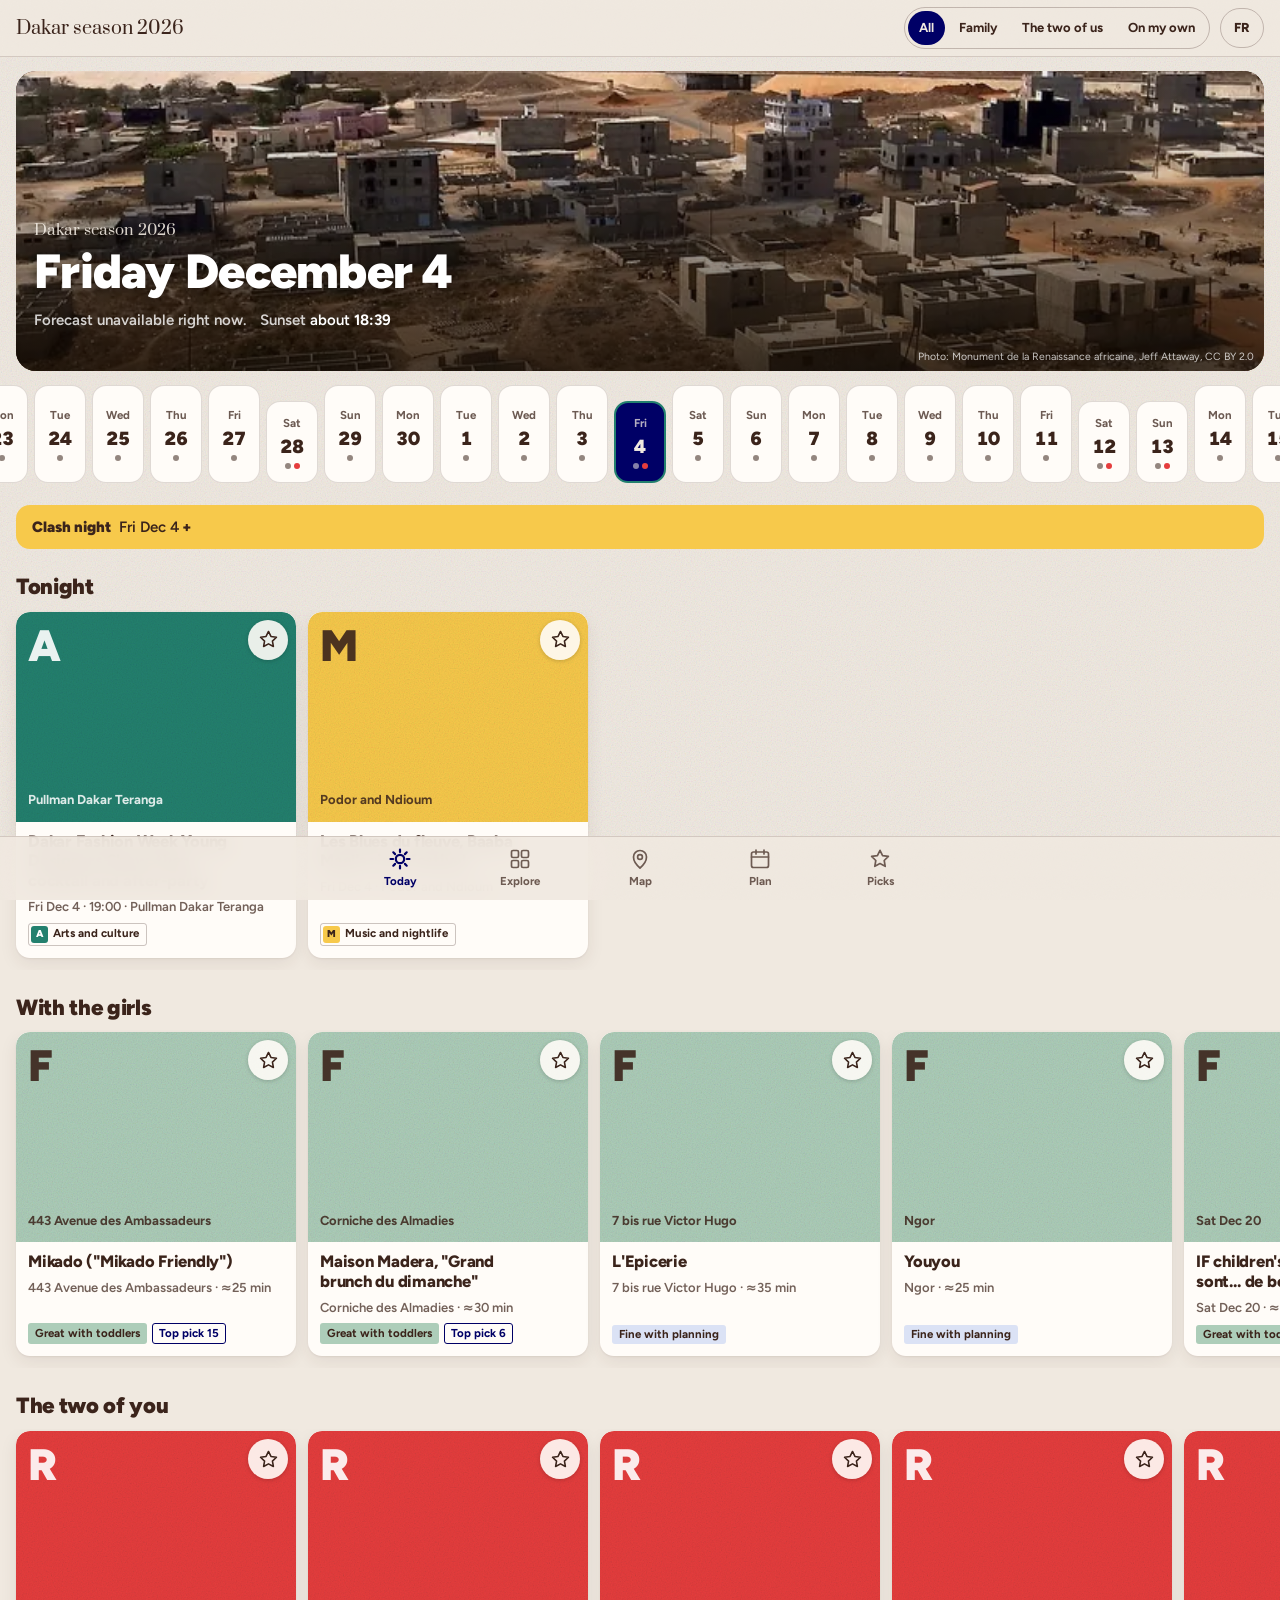
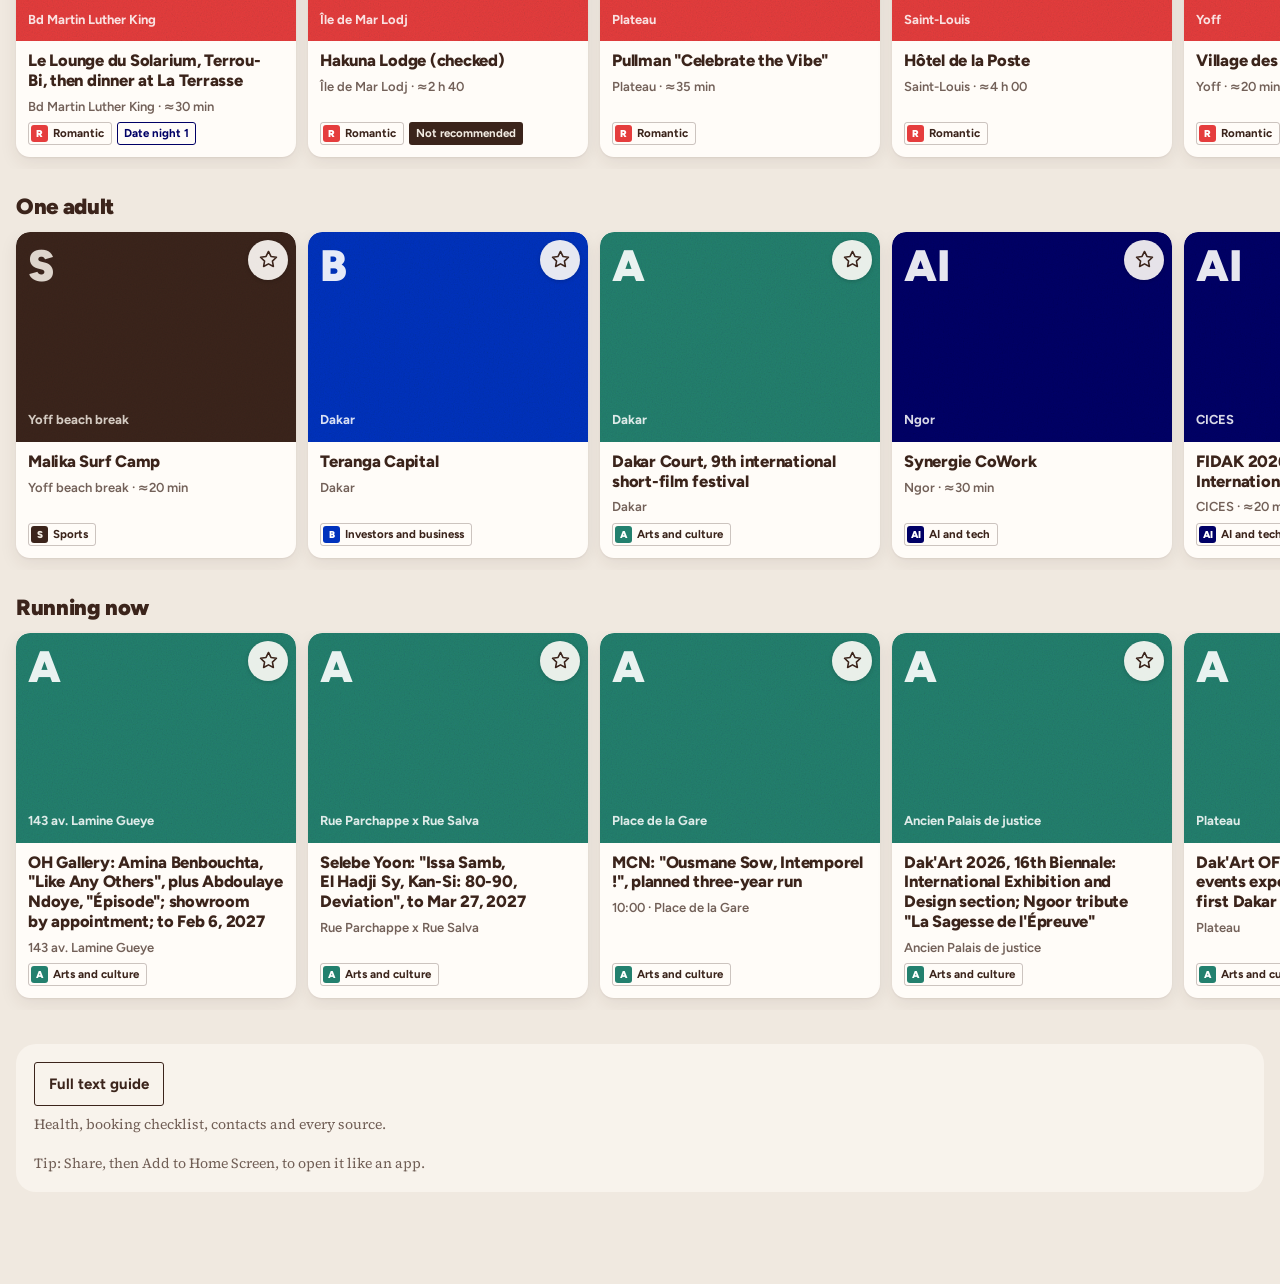
<file: index.html>
<!doctype html>
<html lang="en">
<head>
<meta charset="utf-8">
<meta name="viewport" content="width=device-width, initial-scale=1, viewport-fit=cover">
<meta name="robots" content="noindex, nofollow, noarchive">
<meta name="referrer" content="no-referrer">
<meta name="theme-color" content="#F0E9E0" media="(prefers-color-scheme: light)">
<meta name="theme-color" content="#251704" media="(prefers-color-scheme: dark)">
<meta name="mobile-web-app-capable" content="yes">
<meta name="apple-mobile-web-app-title" content="Dakar 2026">
<title>Dakar season 2026</title>
<link rel="manifest" href="manifest.webmanifest">
<link rel="icon" type="image/png" href="icon-192.png">
<link rel="apple-touch-icon" href="icon-192.png">
<link rel="preconnect" href="https://fonts.googleapis.com">
<link rel="preconnect" href="https://fonts.gstatic.com" crossorigin>
<link rel="preload" as="style" href="https://fonts.googleapis.com/css2?family=Figtree:wght@500;600;700;800;900&family=Prata&family=Source+Serif+4:ital,opsz,wght@0,8..60,400;0,8..60,600;1,8..60,400&display=swap" onload="this.onload=null;this.rel='stylesheet'">
<noscript><link rel="stylesheet" href="https://fonts.googleapis.com/css2?family=Figtree:wght@500;600;700;800;900&family=Prata&family=Source+Serif+4:ital,opsz,wght@0,8..60,400;0,8..60,600;1,8..60,400&display=swap"></noscript>
<link rel="stylesheet" href="styles.css">
<link rel="modulepreload" href="app.js">
<link rel="preload" href="data.json" as="fetch" crossorigin="anonymous">
<script>(function(){try{var H=["img/monument.webp", "img/goree.webp", "img/ngor.webp", "img/lac-rose.webp", "img/saint-louis.webp"],s=Date.parse('2026-11-14'),e=Date.parse('2027-01-02'),m=location.hash.match(/#\/today\/(\d{4}-\d{2}-\d{2})/),t=Date.parse(m?m[1]:new Date().toISOString().slice(0,10));if(!H.length)return;if(t<s)t=s;if(t>e)t=e;var l=document.createElement('link');l.rel='preload';l.as='image';l.href=H[Math.round((t-s)/864e5)%H.length];l.setAttribute('fetchpriority','high');document.head.appendChild(l);}catch(_){}})();</script>
</head>
<body>
<div class="page">
  <header class="top">
    <div class="top-in">
      <a class="mark" id="mark" href="#/today">Dakar season 2026</a>
      <div class="aud" id="aud" role="group"></div>
      <button type="button" class="lang" id="lang">FR</button>
    </div>
  </header>
  <main id="view" class="view" tabindex="-1">
    <div class="boot"><p class="boot-t">Dakar season 2026</p><div class="boot-bar"></div></div>
  </main>
  <nav class="tabs" id="tabs" aria-label="Sections"></nav>
</div>
<div class="sheet-wrap" id="sheet" hidden>
  <div class="scrim" data-close></div>
  <section class="sheet" role="dialog" aria-modal="true" aria-labelledby="sheet-title">
    <div class="grab" aria-hidden="true"><span></span></div>
    <button type="button" class="x" data-close aria-label="Close">×</button>
    <div id="sheet-body"></div>
  </section>
</div>
<div class="toast" id="toast" role="status" aria-live="polite"></div>
<noscript><p style="padding:24px">This guide needs JavaScript. The full text version is at <a href="v2/">the main guide</a>.</p></noscript>
<script type="module" src="app.js"></script>
</body>
</html>
</file>
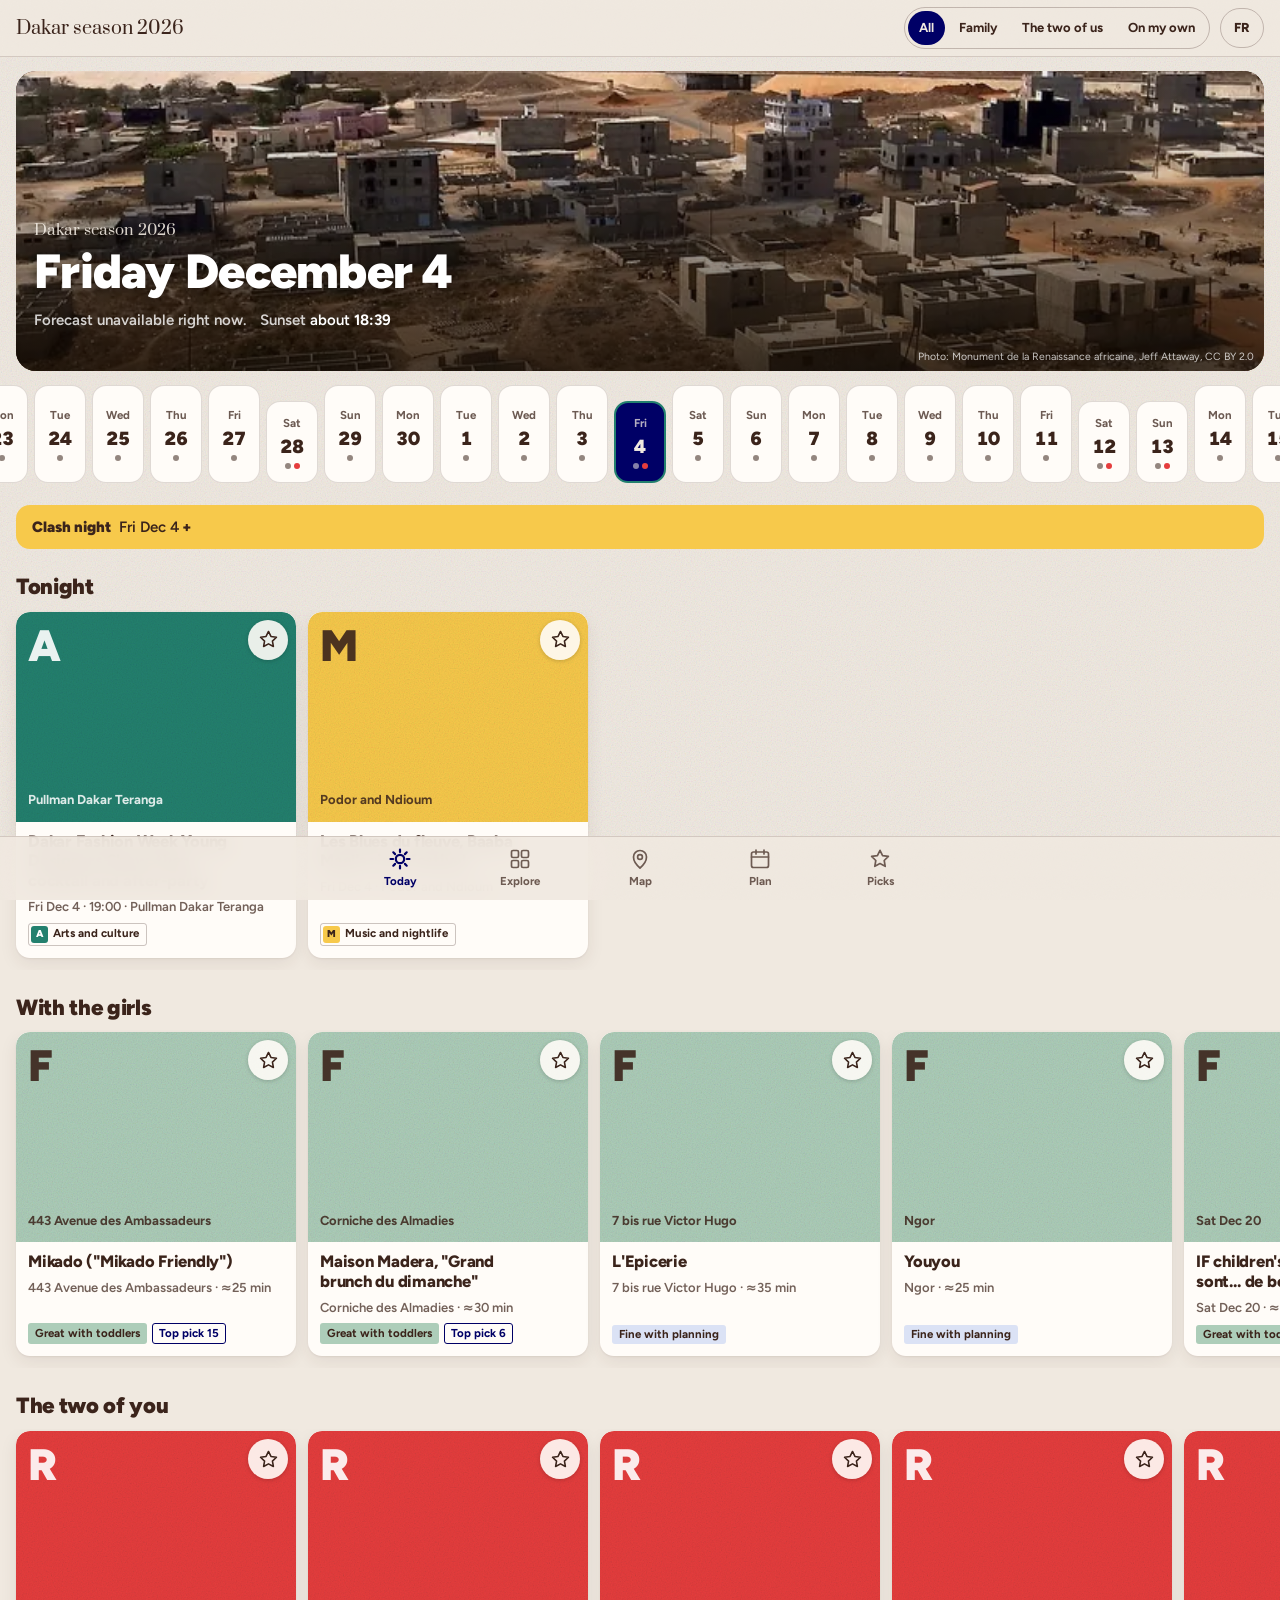
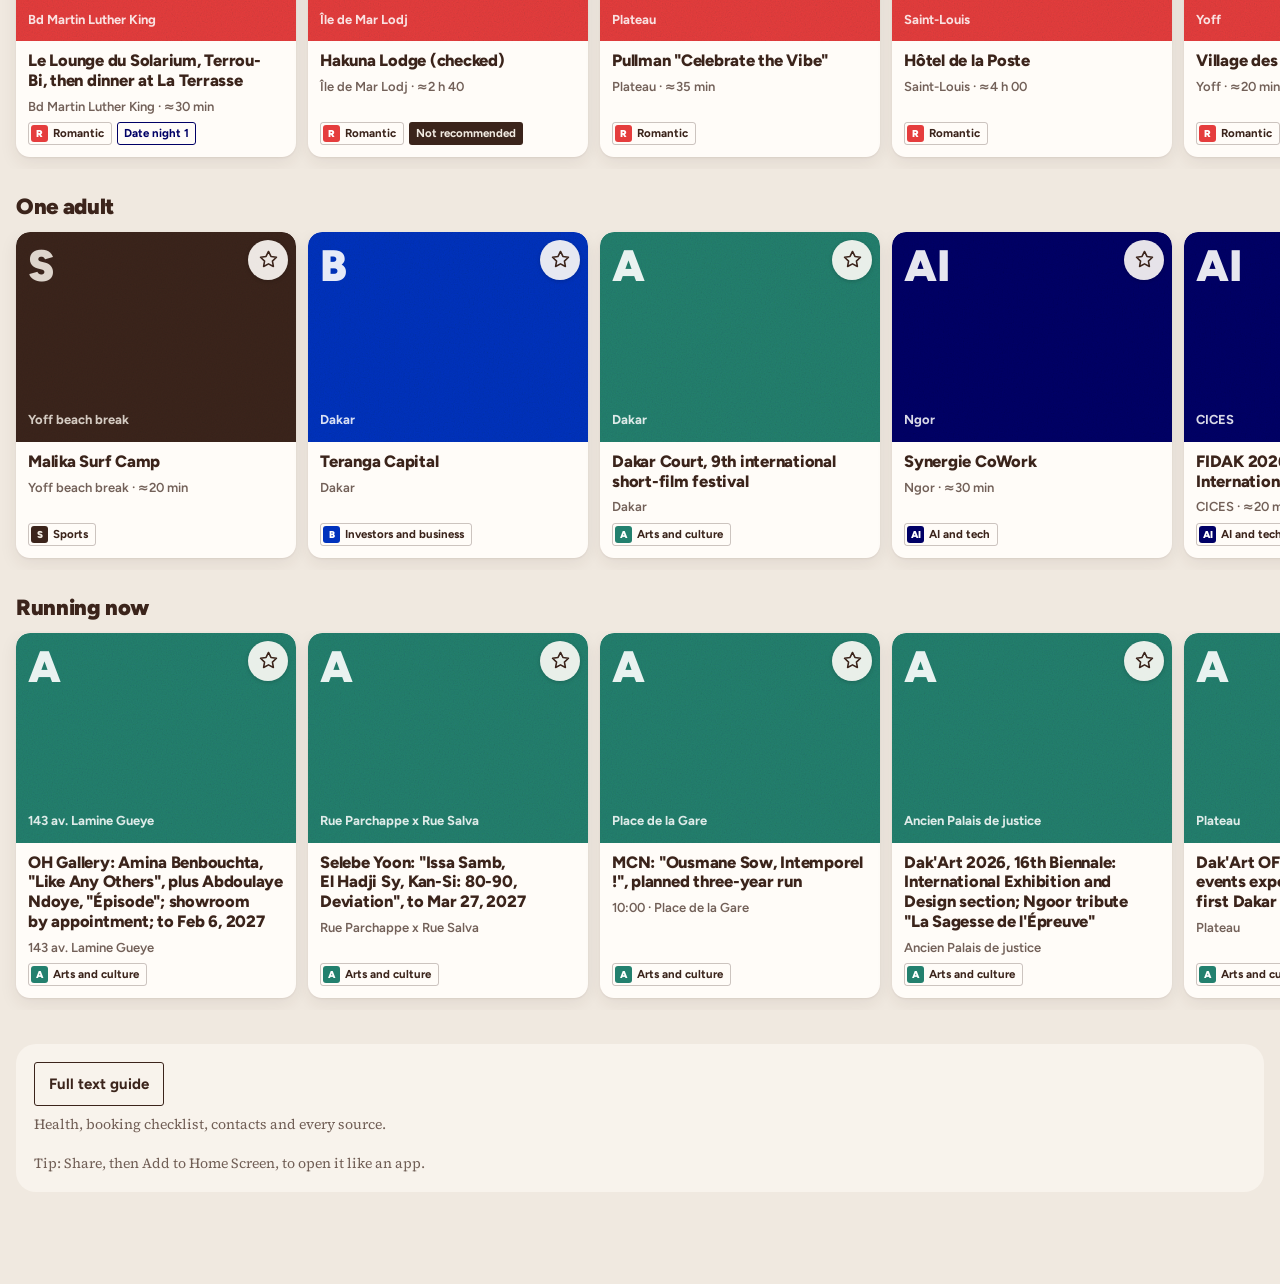
<file: v3/index.html>
<!doctype html>
<html lang="en">
<head>
<meta charset="utf-8">
<meta name="robots" content="noindex, nofollow, noarchive">
<meta name="referrer" content="no-referrer">
<meta name="viewport" content="width=device-width, initial-scale=1">
<title>Dakar season 2026</title>
<meta http-equiv="refresh" content="0; url=../">
<script>location.replace("../" + location.hash);</script>
</head>
<body style="margin:0;padding:16px;background:#F0E9E0;color:#3B241B;font-family:system-ui,sans-serif">
<p>The guide moved to <a href="../" style="color:#000066">the main link</a>.</p>
</body>
</html>
</file>
<file: styles.css>
/* Dakar season 2026, v3. Goodee True palette (tokens from the v2 page), app layout. */
:root {
  --sand: #F0E9E0; --brown: #3B241B; --indigo: #000066; --teal: #23806E; --yellow: #F7C94B;
  --sage: #ADCDB9; --peri: #DBE2F5; --blush: #F3CDC9; --white: #FFFFFF; --blue: #0032BD; --red: #E53D3D;
  --ground: var(--sand); --text: var(--brown); --t-accent: var(--indigo); --t-on-accent: var(--sand);
  --panel: #F8F3EC; --card: #FFFCF8; --field-bg: #FFFCF8;
  --dark-panel: var(--brown); --on-dark: var(--sand); --band-yellow: var(--yellow); --on-yellow: var(--brown);
  --trio-ink: var(--brown); --sea: #DCD7DD; --land: #FBF8F3; --nb: #E7DFD4;
  --t-blend: multiply; --t-op: .22; --bar-bg: color-mix(in srgb, var(--ground) 92%, transparent);
  --c-ai: var(--indigo); --c-ai-ink: var(--white);
  --c-biz: var(--blue); --c-biz-ink: var(--white);
  --c-music: var(--yellow); --c-music-ink: var(--brown);
  --c-arts: var(--teal); --c-arts-ink: var(--white);
  --c-sports: var(--brown); --c-sports-ink: var(--sand);
  --c-rom: var(--red); --c-rom-ink: var(--white);
  --c-fam: var(--sage); --c-fam-ink: var(--brown);
  --accent: var(--t-accent); --on-accent: var(--t-on-accent);
  --grain-blend: var(--t-blend); --grain-op: var(--t-op);
  --link: var(--accent); --ring: var(--accent);
  --hair: color-mix(in srgb, currentColor 16%, transparent);
  --hair-strong: color-mix(in srgb, currentColor 26%, transparent);
  --muted: color-mix(in srgb, currentColor 72%, transparent);
  --shadow: 0 1px 2px rgb(59 36 27 / .08), 0 6px 18px rgb(59 36 27 / .08);
  --r-lg: 20px; --r-md: 14px; --r-sm: 3px;
  --f-display: "Figtree", ui-sans-serif, system-ui, sans-serif;
  --f-body: "Source Serif 4", Georgia, "Times New Roman", serif;
  --f-mark: "Prata", Georgia, serif;
  --ease: cubic-bezier(.4, 0, .32, 1);
  --top-h: 56px; --tabs-h: 64px;
  --sl: max(16px, env(safe-area-inset-left, 0px)); --sr: max(16px, env(safe-area-inset-right, 0px));
  --noise: url("data:image/svg+xml,%3Csvg xmlns='http://www.w3.org/2000/svg' width='240' height='240'%3E%3Cfilter id='n'%3E%3CfeTurbulence type='fractalNoise' baseFrequency='0.8' numOctaves='4' stitchTiles='stitch'/%3E%3C/filter%3E%3Crect width='100%25' height='100%25' filter='url(%23n)'/%3E%3C/svg%3E");
  color-scheme: light;
}
@media (prefers-color-scheme: dark) {
  :root:not([data-theme="light"]) {
    --ground: #251704; --text: var(--sand); --t-accent: var(--yellow); --t-on-accent: var(--brown);
    --panel: #3B241B; --card: #301D0F; --field-bg: #2E1C0E; --dark-panel: #4B3125;
    --band-yellow: #EDBF45; --sea: #1A1003; --land: #3B241B; --nb: #2D1C0E; --t-blend: screen; --t-op: .09;
    --c-ai: #A7AEFF; --c-ai-ink: #160D02; --c-biz: #77A0FF; --c-biz-ink: #160D02;
    --c-arts: #55BBA5; --c-arts-ink: #160D02; --c-sports: #D8B9A4; --c-sports-ink: var(--brown);
    --c-rom: #F27979; --c-rom-ink: #160D02; --c-fam: #7FA88E; --c-fam-ink: #160D02;
    --shadow: 0 1px 2px rgb(0 0 0 / .3), 0 6px 18px rgb(0 0 0 / .25);
    color-scheme: dark;
  }
}
:root[data-theme="dark"] {
  --ground: #251704; --text: var(--sand); --t-accent: var(--yellow); --t-on-accent: var(--brown);
  --panel: #3B241B; --card: #301D0F; --field-bg: #2E1C0E; --dark-panel: #4B3125;
  --band-yellow: #EDBF45; --sea: #1A1003; --land: #3B241B; --nb: #2D1C0E; --t-blend: screen; --t-op: .09;
  --c-ai: #A7AEFF; --c-ai-ink: #160D02; --c-biz: #77A0FF; --c-biz-ink: #160D02;
  --c-arts: #55BBA5; --c-arts-ink: #160D02; --c-sports: #D8B9A4; --c-sports-ink: var(--brown);
  --c-rom: #F27979; --c-rom-ink: #160D02; --c-fam: #7FA88E; --c-fam-ink: #160D02;
  --shadow: 0 1px 2px rgb(0 0 0 / .3), 0 6px 18px rgb(0 0 0 / .25);
  color-scheme: dark;
}

/* ---------- Base ---------- */
* { box-sizing: border-box; }
html { -webkit-text-size-adjust: 100%; }
body { margin: 0; background: var(--ground); color: var(--text); font-family: var(--f-body); font-size: 16.5px; line-height: 1.5; overflow-wrap: break-word; -webkit-tap-highlight-color: transparent; }
body.sheet-on { overflow: hidden; }
[hidden] { display: none !important; }
a { color: var(--link); text-decoration-thickness: 1px; text-underline-offset: 2px; }
:focus-visible { outline: 2px solid var(--ring); outline-offset: 2px; }
h1, h2, h3 { font-family: var(--f-display); font-weight: 900; letter-spacing: -0.015em; line-height: 1.12; margin: 0; text-wrap: balance; }
p { margin: 0 0 .7em; }
p:last-child { margin-bottom: 0; }
button { font: inherit; color: inherit; }
.muted { color: var(--muted); }
.small { font-size: 14px; }
.sr { position: absolute; width: 1px; height: 1px; overflow: hidden; clip: rect(0 0 0 0); white-space: nowrap; }
.lbl { display: block; font-family: var(--f-display); font-weight: 700; font-size: 13.5px; margin: 0 0 6px; }
.page { min-height: 100vh; isolation: isolate; }
.page::before { content: ""; position: fixed; inset: 0; z-index: -1; pointer-events: none; background-image: var(--noise); opacity: var(--grain-op); mix-blend-mode: var(--grain-blend); }
.g-panel { background: var(--panel); border-radius: var(--r-lg); padding: 18px; }
.g-yellow { background: var(--band-yellow); color: var(--on-yellow); --link: var(--indigo); --accent: var(--indigo); --on-accent: var(--sand); }

/* Buttons and chips */
.btn, .btn-sm, .chip { font-family: var(--f-display); font-weight: 700; border-radius: var(--r-sm); cursor: pointer; background: none; color: inherit; border: 1.5px solid currentColor; line-height: 1.2; text-decoration: none; display: inline-flex; align-items: center; justify-content: center; gap: 7px; }
.btn { font-size: 15px; padding: 10px 14px; min-height: 44px; }
.btn svg { width: 18px; height: 18px; fill: none; stroke: currentColor; stroke-width: 1.8; stroke-linejoin: round; }
.btn[aria-pressed="true"] svg { fill: var(--yellow); stroke: var(--brown); }
.btn-solid { background: var(--accent); color: var(--on-accent); border-color: var(--accent); }
.btn-sm { font-size: 13.5px; padding: 6px 11px; min-height: 36px; }
.btn:hover, .btn-sm:hover { background: color-mix(in srgb, currentColor 8%, transparent); }
.btn-solid:hover { background: color-mix(in srgb, var(--accent) 88%, var(--text)); }
.chip { font-size: 14px; padding: 7px 12px; border-color: var(--hair-strong); min-height: 40px; white-space: nowrap; border-radius: 999px; }
.chip[aria-pressed="true"] { background: var(--accent); color: var(--on-accent); border-color: var(--accent); }
.chip .ct { font-weight: 600; opacity: .7; font-variant-numeric: tabular-nums; }
.chiprow { display: flex; gap: 8px; overflow-x: auto; scrollbar-width: none; padding: 2px var(--sr) 2px var(--sl); margin: 0 calc(-1 * var(--sr)) 0 calc(-1 * var(--sl)); scroll-padding-inline: var(--sl); }
.chiprow::-webkit-scrollbar { display: none; }
.actions { display: flex; flex-wrap: wrap; gap: 8px; margin-top: 12px; }
.txt { width: 100%; font: inherit; font-family: var(--f-display); font-weight: 600; padding: 10px 12px; min-height: 44px; border-radius: var(--r-sm); border: 1.5px solid var(--hair-strong); background: var(--field-bg); color: inherit; }

/* Badges, fit trio (semantic only) and category tags */
.b { display: inline-flex; align-items: center; font-family: var(--f-display); font-weight: 700; font-size: 11.5px; line-height: 1.15; padding: 3px 6px; border-radius: var(--r-sm); border: 1px solid var(--hair-strong); white-space: nowrap; }
.b-check { border-style: dashed; border-color: currentColor; }
.b-warn { background: var(--text); color: var(--ground); border-color: transparent; }
.b-top { border-color: var(--accent); color: var(--accent); }
.fitchip { display: inline-flex; align-items: center; font-family: var(--f-display); font-weight: 700; font-size: 11.5px; line-height: 1.15; padding: 3px 7px; border-radius: var(--r-sm); color: var(--trio-ink); white-space: nowrap; }
.fit-great { background: var(--sage); } .fit-fine { background: var(--peri); } .fit-skip { background: var(--blush); }
.fit-unrated { background: transparent; color: inherit; border: 1px dashed var(--hair-strong); }
.k-ai { --cbg: var(--c-ai); --cink: var(--c-ai-ink); } .k-biz { --cbg: var(--c-biz); --cink: var(--c-biz-ink); }
.k-music { --cbg: var(--c-music); --cink: var(--c-music-ink); } .k-arts { --cbg: var(--c-arts); --cink: var(--c-arts-ink); }
.k-sports { --cbg: var(--c-sports); --cink: var(--c-sports-ink); } .k-romantic { --cbg: var(--c-rom); --cink: var(--c-rom-ink); }
.k-family { --cbg: var(--c-fam); --cink: var(--c-fam-ink); }
.ctag { display: inline-flex; align-items: center; gap: 5px; font-family: var(--f-display); font-weight: 700; font-size: 11.5px; line-height: 1.15; padding: 2px 7px 2px 2px; border-radius: var(--r-sm); border: 1px solid var(--hair-strong); white-space: nowrap; }
.cg { display: inline-grid; place-items: center; min-width: 17px; height: 17px; padding: 0 3px; border-radius: var(--r-sm); font-weight: 900; font-size: 10px; background: var(--cbg); color: var(--cink); }
.chips { display: flex; flex-wrap: wrap; gap: 5px; }

/* ---------- Top bar ---------- */
.top { position: sticky; top: 0; z-index: 30; background: var(--bar-bg); -webkit-backdrop-filter: blur(10px); backdrop-filter: blur(10px); border-bottom: 1px solid var(--hair); padding-top: env(safe-area-inset-top, 0px); }
.top-in { display: flex; align-items: center; gap: 10px; min-height: var(--top-h); padding: 6px var(--sr) 6px var(--sl); max-width: 1280px; margin: 0 auto; }
.mark { font-family: var(--f-mark); font-size: 18px; color: inherit; text-decoration: none; white-space: nowrap; }
.aud { display: flex; gap: 3px; padding: 3px; border: 1px solid var(--hair-strong); border-radius: 999px; margin-left: auto; min-width: 0; }
.aud button { font-family: var(--f-display); font-weight: 700; font-size: 13px; border: 0; background: none; padding: 7px 11px; border-radius: 999px; cursor: pointer; white-space: nowrap; min-height: 34px; }
.aud button[aria-pressed="true"] { background: var(--accent); color: var(--on-accent); }
.lang { font-family: var(--f-display); font-weight: 800; font-size: 13px; min-width: 44px; min-height: 40px; border-radius: 999px; border: 1.5px solid var(--hair-strong); background: none; cursor: pointer; }
@media (max-width: 640px) {
  .top-in { flex-wrap: wrap; row-gap: 4px; }
  .mark { font-size: 16px; }
  .aud { order: 3; flex: 1 1 100%; margin-left: 0; }
  .aud button { flex: 1 1 0; padding: 7px 4px; font-size: 12.5px; min-width: 0; }
  .lang { margin-left: auto; }
}

/* ---------- Bottom tabs ---------- */
.tabs { position: fixed; z-index: 35; left: 0; right: 0; bottom: 0; display: flex; justify-content: center; background: var(--bar-bg); -webkit-backdrop-filter: blur(12px); backdrop-filter: blur(12px); border-top: 1px solid var(--hair); padding: 4px var(--sr) calc(4px + env(safe-area-inset-bottom, 0px)) var(--sl); }
.tab { flex: 1 1 0; max-width: 120px; display: flex; flex-direction: column; align-items: center; gap: 2px; padding: 6px 2px; min-height: 52px; color: inherit; text-decoration: none; font-family: var(--f-display); font-weight: 700; font-size: 11.5px; border-radius: 12px; opacity: .72; }
.tab svg { width: 24px; height: 24px; fill: none; stroke: currentColor; stroke-width: 1.7; stroke-linecap: round; stroke-linejoin: round; }
.tab[aria-current="page"] { opacity: 1; color: var(--accent); }
.tab[aria-current="page"] svg { stroke-width: 2.2; }
.view { display: block; outline: none; max-width: 1280px; margin: 0 auto; padding: 0 var(--sr) calc(var(--tabs-h) + 28px + env(safe-area-inset-bottom, 0px)) var(--sl); min-height: 60vh; }
.boot { padding: 80px 0; text-align: center; }
.boot-t { font-family: var(--f-mark); font-size: 26px; }
.boot-bar { width: 120px; height: 3px; margin: 14px auto 0; background: linear-gradient(90deg, var(--accent) 40%, transparent 40%); background-size: 200% 100%; animation: boot 1.1s linear infinite; border-radius: 3px; }
@keyframes boot { to { background-position: -200% 0; } }

/* ---------- Photos and tiles ---------- */
.ph { position: relative; aspect-ratio: 4 / 3; overflow: hidden; border-radius: var(--r-md) var(--r-md) 0 0; background: var(--panel); }
.pimg { width: 100%; height: 100%; object-fit: cover; display: block; }
.tile { width: 100%; height: 100%; display: flex; flex-direction: column; justify-content: space-between; padding: 12px; background: var(--cbg); color: var(--cink); position: relative; isolation: isolate; }
.tile::before { content: ""; position: absolute; inset: 0; z-index: -1; background-image: var(--noise); opacity: .25; mix-blend-mode: multiply; }
.tile-g { font-family: var(--f-display); font-weight: 900; font-size: 44px; line-height: 1; opacity: .9; }
.tile-a { font-family: var(--f-display); font-weight: 700; font-size: 13px; opacity: .85; }
.star { position: absolute; top: 8px; right: 8px; width: 40px; height: 40px; border-radius: 50%; border: 0; display: grid; place-items: center; cursor: pointer; background: rgb(255 252 248 / .9); color: var(--brown); box-shadow: 0 1px 4px rgb(0 0 0 / .18); }
.star svg { width: 21px; height: 21px; fill: none; stroke: currentColor; stroke-width: 1.8; stroke-linejoin: round; }
.star[aria-pressed="true"] svg { fill: var(--yellow); stroke: var(--brown); }
.liked { position: absolute; left: 8px; bottom: 8px; font-family: var(--f-display); font-weight: 800; font-size: 12px; padding: 3px 8px; border-radius: 999px; background: var(--red); color: var(--white); }

/* ---------- Cards ---------- */
.card { background: var(--card); border-radius: var(--r-md); box-shadow: var(--shadow); display: flex; flex-direction: column; cursor: pointer; overflow: hidden; height: 100%; transition: transform .15s var(--ease); }
.card:active { transform: scale(.985); }
.cb { padding: 10px 12px 12px; display: flex; flex-direction: column; gap: 6px; flex: 1; }
.ct { font-size: 16.5px; font-weight: 800; line-height: 1.2; }
.ct a { color: inherit; text-decoration: none; }
.ct a::after { content: ""; }
.cm { font-family: var(--f-display); font-weight: 600; font-size: 13px; color: var(--muted); margin: 0; }
.cs { font-size: 14.5px; line-height: 1.4; margin: 0; display: -webkit-box; -webkit-line-clamp: 3; -webkit-box-orient: vertical; overflow: hidden; }
.card .chips { margin-top: auto; }

/* Rails (horizontal rows) */
.row-sec { margin-top: 26px; }
.row-head { display: flex; align-items: baseline; justify-content: space-between; gap: 10px; margin-bottom: 10px; }
.row-t { font-size: 22px; font-weight: 900; }
.row-note { font-size: 14.5px; color: var(--muted); margin: -4px 0 10px; max-width: 40em; }
.row-empty { margin-top: 22px; color: var(--muted); font-size: 15px; }
.rail { display: grid; grid-auto-flow: column; grid-auto-columns: min(74vw, 270px); gap: 12px; overflow-x: auto; scroll-snap-type: x mandatory; padding: 2px var(--sr) 12px var(--sl); margin: 0 calc(-1 * var(--sr)) 0 calc(-1 * var(--sl)); scroll-padding-inline: var(--sl); scrollbar-width: thin; }
.rail > * { scroll-snap-align: start; }
.rail .cs { display: none; }

/* Grid */
.grid { display: grid; grid-template-columns: repeat(auto-fill, minmax(min(46%, 230px), 1fr)); gap: 12px; }
@media (max-width: 520px) { .grid .cs { display: none; } .grid .ct { font-size: 15px; } .grid .cb { padding: 9px 10px 11px; } }

/* ---------- Today ---------- */
.hero-today { position: relative; margin: 14px 0 0; border-radius: var(--r-lg); overflow: hidden; background: var(--dark-panel); color: var(--on-dark); min-height: 220px; display: flex; flex-direction: column; justify-content: flex-end; }
.hero-img { position: absolute; inset: 0; width: 100%; height: 100%; object-fit: cover; }
.hero-today.has-photo::after { content: ""; position: absolute; inset: 0; background: linear-gradient(180deg, rgb(20 12 4 / .05) 20%, rgb(20 12 4 / .78) 100%); }
.hero-in { position: relative; z-index: 1; padding: 18px; }
.hero-k { font-family: var(--f-mark); font-size: 15px; margin: 0 0 4px; opacity: .9; }
.hero-d { font-size: clamp(30px, 7vw, 48px); color: var(--white); text-shadow: 0 1px 12px rgb(0 0 0 / .35); }
.hero-note { font-size: 14px; margin: 6px 0 0; }
.hero-credit { position: relative; z-index: 1; align-self: flex-end; font-family: var(--f-display); font-size: 10.5px; color: rgb(255 255 255 / .75); padding: 0 10px 6px; text-decoration: none; max-width: 100%; white-space: nowrap; overflow: hidden; text-overflow: ellipsis; }
.weather { display: flex; flex-wrap: wrap; align-items: baseline; gap: 6px 14px; margin-top: 10px; font-family: var(--f-display); font-weight: 600; font-size: 15px; color: var(--white); }
.weather .muted { color: rgb(255 255 255 / .8); }
.w-t { font-size: 26px; font-weight: 900; }
.w-lo { opacity: .75; margin: 0 4px 0 6px; }
.w-k { opacity: .8; }
.w-tips { flex: 1 1 100%; margin: 2px 0 0; padding: 0; list-style: none; font-size: 13.5px; }
.w-tips li::before { content: "• "; }
.w-src { flex: 1 1 100%; font-size: 10.5px; opacity: .65; }
.strip { display: flex; gap: 6px; overflow-x: auto; scrollbar-width: none; padding: 14px var(--sr) 6px var(--sl); margin: 0 calc(-1 * var(--sr)) 0 calc(-1 * var(--sl)); scroll-padding-inline: 40%; }
.strip::-webkit-scrollbar { display: none; }
.day { flex: none; width: 52px; min-height: 66px; display: flex; flex-direction: column; align-items: center; justify-content: center; gap: 1px; border-radius: 14px; border: 1.5px solid var(--hair); background: var(--card); cursor: pointer; font-family: var(--f-display); }
.dw { font-size: 11.5px; font-weight: 700; text-transform: capitalize; opacity: .75; }
.dn { font-size: 19px; font-weight: 900; font-variant-numeric: tabular-nums; }
.dm { display: flex; gap: 3px; height: 6px; }
.dot { width: 6px; height: 6px; border-radius: 50%; background: currentColor; opacity: .55; }
.dot-c { background: var(--red); opacity: 1; }
.day.sel { background: var(--accent); color: var(--on-accent); border-color: var(--accent); }
.day.arrive { border-color: var(--teal); border-width: 2.5px; }
.clash { margin-top: 16px; border-radius: var(--r-md); padding: 12px 16px; font-size: 15px; }
.clash summary { cursor: pointer; list-style: none; font-family: var(--f-display); font-weight: 600; line-height: 1.35; }
.clash summary::-webkit-details-marker { display: none; }
.clash summary b { font-weight: 900; margin-right: 4px; }
.clash summary::after { content: " +"; font-weight: 900; }
.clash[open] summary::after { content: " −"; }
.clash-more { margin-top: 8px; }
.foot-card { margin-top: 34px; display: grid; gap: 8px; justify-items: start; }

/* ---------- Explore ---------- */
.ex-head { position: sticky; top: calc(var(--top-h) + env(safe-area-inset-top, 0px)); z-index: 5; background: var(--ground); padding: 12px 0 8px; display: grid; gap: 8px; }
@media (max-width: 640px) { .ex-head { top: calc(var(--top-h) + 46px + env(safe-area-inset-top, 0px)); } }
.search input { width: 100%; font: inherit; font-family: var(--f-display); font-weight: 600; font-size: 16px; padding: 11px 14px; min-height: 46px; border-radius: 999px; border: 1.5px solid var(--hair-strong); background: var(--field-bg); color: inherit; }
.chip-q { font-size: 13px; min-height: 36px; padding: 6px 11px; }
.ex-status { display: flex; align-items: center; gap: 10px; justify-content: space-between; font-family: var(--f-display); font-weight: 700; font-size: 14px; margin: 8px 0 12px; }
.sentinel { height: 1px; }

/* ---------- Sheet ---------- */
.sheet-wrap { position: fixed; inset: 0; z-index: 50; }
.scrim { position: absolute; inset: 0; background: rgb(20 12 4 / .45); opacity: 0; transition: opacity .18s; }
.sheet { position: absolute; left: 0; right: 0; bottom: 0; max-height: 92vh; max-height: 92dvh; overflow-y: auto; overscroll-behavior: contain; background: var(--ground); border-radius: var(--r-lg) var(--r-lg) 0 0; transform: translateY(100%); transition: transform .22s var(--ease); padding-bottom: env(safe-area-inset-bottom, 0px); }
.sheet-wrap.open .scrim { opacity: 1; }
.sheet-wrap.open .sheet { transform: none; }
.grab { position: sticky; top: 0; z-index: 3; height: 0; display: flex; justify-content: center; touch-action: none; }
.grab span { display: block; width: 44px; height: 5px; border-radius: 3px; margin-top: 8px; background: rgb(255 255 255 / .85); box-shadow: 0 0 4px rgb(0 0 0 / .3); }
.grab::before { content: ""; position: absolute; top: 0; left: 0; right: 0; height: 36px; }
.x { position: sticky; top: 10px; float: right; margin: 10px 10px -54px 0; z-index: 4; width: 44px; height: 44px; border-radius: 50%; border: 0; background: rgb(255 252 248 / .92); color: var(--brown); font-size: 26px; line-height: 1; cursor: pointer; box-shadow: 0 1px 6px rgb(0 0 0 / .2); }
.sheet-photo { position: relative; aspect-ratio: 16 / 10; background: var(--panel); }
.sheet-photo .sheet-img { width: 100%; height: 100%; object-fit: cover; display: block; }
.sheet-photo .tile.sheet-img .tile-g { font-size: 72px; }
.credit { position: absolute; right: 8px; bottom: 6px; font-family: var(--f-display); font-size: 11px; color: var(--white); background: rgb(0 0 0 / .45); padding: 2px 7px; border-radius: 999px; text-decoration: none; max-width: calc(100% - 16px); white-space: nowrap; overflow: hidden; text-overflow: ellipsis; }
.sheet-in { padding: 16px var(--sr) 28px var(--sl); }
.sheet-t { font-size: 26px; margin-bottom: 6px; }
.sheet-in > .chips { margin: 10px 0; }
.sheet-sum { font-size: 17px; line-height: 1.45; margin: 12px 0 4px; }
.sheet-h { font-size: 18px; margin: 24px 0 10px; }
.facts { margin: 0; display: grid; gap: 0; }
.fr { display: grid; grid-template-columns: minmax(96px, 30%) 1fr; gap: 12px; padding: 9px 0; border-top: 1px solid var(--hair); font-size: 15px; }
.fr dt { font-family: var(--f-display); font-weight: 700; font-size: 13.5px; color: var(--muted); }
.fr dd { margin: 0; }
.sources { line-height: 1.6; }
.rail-sheet { grid-auto-columns: min(60vw, 220px); }
.daypick { margin-top: 14px; }
.daygrid { display: flex; flex-wrap: wrap; gap: 6px; }
.dchip { font-family: var(--f-display); font-weight: 700; font-size: 13px; padding: 7px 10px; min-height: 38px; border-radius: 999px; border: 1.5px solid var(--hair-strong); background: none; cursor: pointer; }
.dchip.own { border-color: var(--teal); border-width: 2.5px; }
.dchip[aria-pressed="true"] { background: var(--accent); color: var(--on-accent); border-color: var(--accent); }
@media (min-width: 900px) {
  .sheet { left: auto; top: 0; width: min(520px, 46vw); max-height: none; height: 100%; border-radius: var(--r-lg) 0 0 var(--r-lg); transform: translateX(100%); }
  .grab { display: none; }
}

/* ---------- Map ---------- */
.view.is-map { padding-bottom: 0; }
.mapview { display: flex; flex-direction: column; gap: 10px; padding-top: 12px; height: calc(100dvh - var(--top-h) - var(--tabs-h) - env(safe-area-inset-top, 0px) - env(safe-area-inset-bottom, 0px) - 8px); }
@media (max-width: 640px) { .mapview { height: calc(100dvh - var(--top-h) - 46px - var(--tabs-h) - env(safe-area-inset-top, 0px) - env(safe-area-inset-bottom, 0px) - 8px); } }
.map-tools { display: grid; gap: 8px; }
.seg { display: flex; gap: 3px; padding: 3px; border: 1px solid var(--hair-strong); border-radius: 999px; width: max-content; max-width: 100%; overflow-x: auto; }
.seg button { font-family: var(--f-display); font-weight: 700; font-size: 13px; border: 0; background: none; padding: 7px 12px; border-radius: 999px; cursor: pointer; white-space: nowrap; min-height: 34px; }
.seg button[aria-pressed="true"] { background: var(--accent); color: var(--on-accent); }
.mapbox { position: relative; flex: 1; min-height: 240px; border-radius: var(--r-lg); overflow: hidden; background: var(--sea); border: 1px solid var(--hair); }
.mapbox svg { width: 100%; height: 100%; display: block; touch-action: none; -webkit-user-select: none; user-select: none; cursor: grab; }
.zoom { position: absolute; right: 10px; top: 10px; display: grid; gap: 6px; }
.zoom button { width: 44px; height: 44px; border-radius: 12px; border: 1px solid var(--hair-strong); background: var(--card); font-family: var(--f-display); font-weight: 800; font-size: 22px; cursor: pointer; }
.map-hint { position: absolute; left: 10px; bottom: 8px; right: 64px; margin: 0; font-family: var(--f-display); font-size: 11.5px; color: var(--muted); }
.m-land { fill: var(--land); stroke: var(--text); stroke-opacity: .32; stroke-width: .8; vector-effect: non-scaling-stroke; }
.m-nb { fill: var(--nb); stroke: var(--text); stroke-opacity: .22; stroke-width: .6; vector-effect: non-scaling-stroke; }
.m-road { fill: none; stroke: var(--text); stroke-opacity: .16; stroke-width: 1.2; vector-effect: non-scaling-stroke; stroke-linecap: round; }
.m-road.main { stroke-opacity: .3; stroke-width: 2; }
.m-hood { font-family: var(--f-display); font-weight: 700; fill: var(--text); fill-opacity: .5; pointer-events: none; }
.m-sea { font-family: var(--f-display); font-weight: 800; fill: var(--text); fill-opacity: .35; letter-spacing: .12em; pointer-events: none; }
.pin { cursor: pointer; }
.pin .dot { fill: var(--text); stroke: var(--ground); stroke-width: 1.5; vector-effect: non-scaling-stroke; opacity: 1; }
.pin .ring { fill: none; stroke: var(--text); stroke-width: 1.5; vector-effect: non-scaling-stroke; }
.pin .cnt { font-family: var(--f-display); font-weight: 800; fill: var(--ground); text-anchor: middle; dominant-baseline: central; pointer-events: none; }
.pin .lbl { font-family: var(--f-display); font-weight: 700; fill: var(--text); paint-order: stroke; stroke: var(--land); stroke-linejoin: round; pointer-events: none; display: inline; margin: 0; }
.pin.on .dot { fill: var(--accent); } .pin.on .cnt { fill: var(--on-accent); }
.pin.home .hm { fill: var(--teal); stroke: var(--ground); stroke-width: 1.5; vector-effect: non-scaling-stroke; }
.pin:focus-visible { outline: none; } .pin:focus-visible .dot { stroke: var(--ring); stroke-width: 3; }
.pin-panel { padding: 12px 0 4px; border-radius: var(--r-lg) var(--r-lg) 0 0; }
.pp-head { display: flex; align-items: center; gap: 10px; padding: 0 14px 8px; font-family: var(--f-display); }
.pp-head .btn-sm { margin-left: auto; }
.pin-panel .rail { margin: 0; padding: 2px 14px 10px; grid-auto-columns: min(62vw, 220px); }

/* ---------- Picks and swipe ---------- */
.view-t { font-size: 26px; }
.picks, .plan, .shared { padding-top: 14px; }
.pk-share { display: grid; gap: 6px; }
.decks { display: grid; grid-template-columns: repeat(auto-fit, minmax(150px, 1fr)); gap: 10px; }
.deck-btn { position: relative; aspect-ratio: 3 / 4; border-radius: var(--r-md); overflow: hidden; color: var(--white); text-decoration: none; box-shadow: var(--shadow); background: var(--dark-panel); }
.deck-btn .pimg, .deck-btn .tile { position: absolute; inset: 0; }
.deck-btn::after { content: ""; position: absolute; inset: 0; background: linear-gradient(180deg, transparent 35%, rgb(20 12 4 / .8)); }
.deck-l { position: absolute; z-index: 1; left: 12px; right: 12px; bottom: 12px; display: grid; font-family: var(--f-display); }
.deck-l b { font-size: 18px; font-weight: 900; }
.deck-l span { font-size: 13px; opacity: .9; }
.view.is-swipe { padding-bottom: calc(var(--tabs-h) + 10px + env(safe-area-inset-bottom, 0px)); }
.swipe { display: flex; flex-direction: column; gap: 10px; padding-top: 12px; min-height: calc(100dvh - var(--top-h) - var(--tabs-h) - 60px); }
.sw-head { display: flex; align-items: center; gap: 12px; }
.sw-head .view-t { font-size: 22px; }
.sw-head .muted { margin-left: auto; font-family: var(--f-display); font-weight: 700; font-size: 14px; }
.sw-stage { position: relative; flex: 1; min-height: 440px; max-width: 460px; width: 100%; margin: 0 auto; }
.sw-card { position: absolute; inset: 0; background: var(--card); border-radius: var(--r-lg); box-shadow: var(--shadow); overflow: hidden; display: flex; flex-direction: column; touch-action: pan-y; user-select: none; -webkit-user-select: none; }
.sw-card:not(.top) { transform: scale(.96) translateY(10px); opacity: .7; }
.sw-ph { flex: 1 1 55%; min-height: 0; position: relative; }
.sw-ph .pimg, .sw-ph .tile { position: absolute; inset: 0; }
.sw-ph .tile-g { font-size: 80px; }
.sw-cb { padding: 14px 16px 16px; display: grid; gap: 7px; }
.sw-t { font-size: 22px; }
.sw-stamp { position: absolute; top: 18px; font-family: var(--f-display); font-weight: 900; font-size: 22px; padding: 4px 12px; border: 3px solid; border-radius: 8px; opacity: 0; transform: rotate(-10deg); background: rgb(255 252 248 / .9); }
.sw-stamp-yes { left: 16px; color: var(--teal); } .sw-stamp-no { right: 16px; color: var(--red); transform: rotate(10deg); }
.sw-card.yes .sw-stamp-yes, .sw-card.no .sw-stamp-no { opacity: 1; }
.sw-btns { display: flex; justify-content: center; gap: 22px; padding: 6px 0 4px; }
.sw-b { width: 64px; height: 64px; border-radius: 50%; border: 2px solid var(--hair-strong); background: var(--card); font-size: 26px; font-weight: 800; cursor: pointer; display: grid; place-items: center; box-shadow: var(--shadow); }
.sw-undo { width: 50px; height: 50px; align-self: center; font-size: 22px; }
.sw-no { color: var(--red); } .sw-yes { color: var(--teal); }
.sw-yes svg { width: 28px; height: 28px; fill: var(--yellow); stroke: var(--brown); stroke-width: 1.6; }
.sw-done { position: absolute; inset: 0; display: grid; place-content: center; gap: 12px; text-align: center; padding: 24px; }
.band-msg { margin-top: 18px; display: grid; gap: 10px; }

/* ---------- Plan ---------- */
.pl-top { display: grid; gap: 6px; margin-bottom: 14px; }
.days { list-style: none; margin: 0; padding: 0; display: grid; gap: 10px; }
.pday { background: var(--card); border-radius: var(--r-md); padding: 12px 14px; box-shadow: var(--shadow); display: grid; gap: 8px; justify-items: start; }
.pday.is-today { outline: 2.5px solid var(--accent); }
.pday.is-arrive { border-left: 5px solid var(--teal); }
.pd-head { display: flex; flex-wrap: wrap; align-items: baseline; gap: 4px 12px; width: 100%; }
.pd-t { font-size: 17px; font-weight: 800; text-transform: capitalize; }
.pd-meta { font-family: var(--f-display); font-size: 13px; color: var(--muted); }
.pd-clash summary { cursor: pointer; font-family: var(--f-display); font-weight: 800; font-size: 13.5px; color: var(--red); }
.pd-empty { margin: 0; }
.pl-list { list-style: none; margin: 0; padding: 0; width: 100%; display: grid; gap: 4px; }
.pl-item { display: flex; align-items: center; gap: 8px; padding: 8px 0; border-top: 1px solid var(--hair); }
.pl-main { flex: 1; min-width: 0; display: grid; color: inherit; text-decoration: none; }
.pl-time { font-family: var(--f-display); font-weight: 800; font-size: 13px; color: var(--accent); }
.pl-name { font-family: var(--f-display); font-weight: 800; font-size: 15px; }
.pl-acts { display: flex; gap: 2px; }
.ic { width: 36px; height: 36px; display: grid; place-items: center; border-radius: 10px; border: 1px solid var(--hair); background: none; cursor: pointer; color: inherit; text-decoration: none; font-size: 15px; }
.ic:disabled { opacity: .3; cursor: default; }
.leg { font-family: var(--f-display); font-size: 12px; color: var(--muted); padding-left: 10px; border-left: 2px dashed var(--hair-strong); margin-left: 8px; }
.pd-theirs { width: 100%; padding: 8px 10px; border-radius: 10px; background: var(--panel); display: grid; gap: 6px; justify-items: start; }
.picker { list-style: none; margin: 0; padding: 0; width: 100%; display: grid; gap: 4px; }
.pk-add { width: 100%; display: flex; flex-wrap: wrap; align-items: center; gap: 6px; text-align: left; padding: 9px 10px; border-radius: 10px; border: 1px dashed var(--hair-strong); background: none; cursor: pointer; }

/* ---------- Toast ---------- */
.toast { position: fixed; z-index: 60; left: 50%; bottom: calc(var(--tabs-h) + 16px + env(safe-area-inset-bottom, 0px)); transform: translate(-50%, 20px); opacity: 0; visibility: hidden; pointer-events: none; transition: opacity .18s, transform .18s, visibility 0s .18s; display: flex; align-items: center; gap: 12px; max-width: calc(100vw - 32px); padding: 10px 14px; border-radius: 999px; background: var(--text); color: var(--ground); font-family: var(--f-display); font-weight: 700; font-size: 14px; box-shadow: var(--shadow); }
.toast.on { opacity: 1; visibility: visible; transform: translate(-50%, 0); pointer-events: auto; transition-delay: 0s; }
.toast-act { border: 0; background: none; color: var(--yellow); font-weight: 900; cursor: pointer; padding: 4px; }

@media (prefers-reduced-motion: reduce) {
  *, *::before, *::after { transition-duration: 0s !important; animation-duration: 0s !important; scroll-behavior: auto !important; }
}
@media (min-width: 1000px) {
  .rail { grid-auto-columns: 280px; }
  .hero-today { min-height: 300px; }
}
</file>
